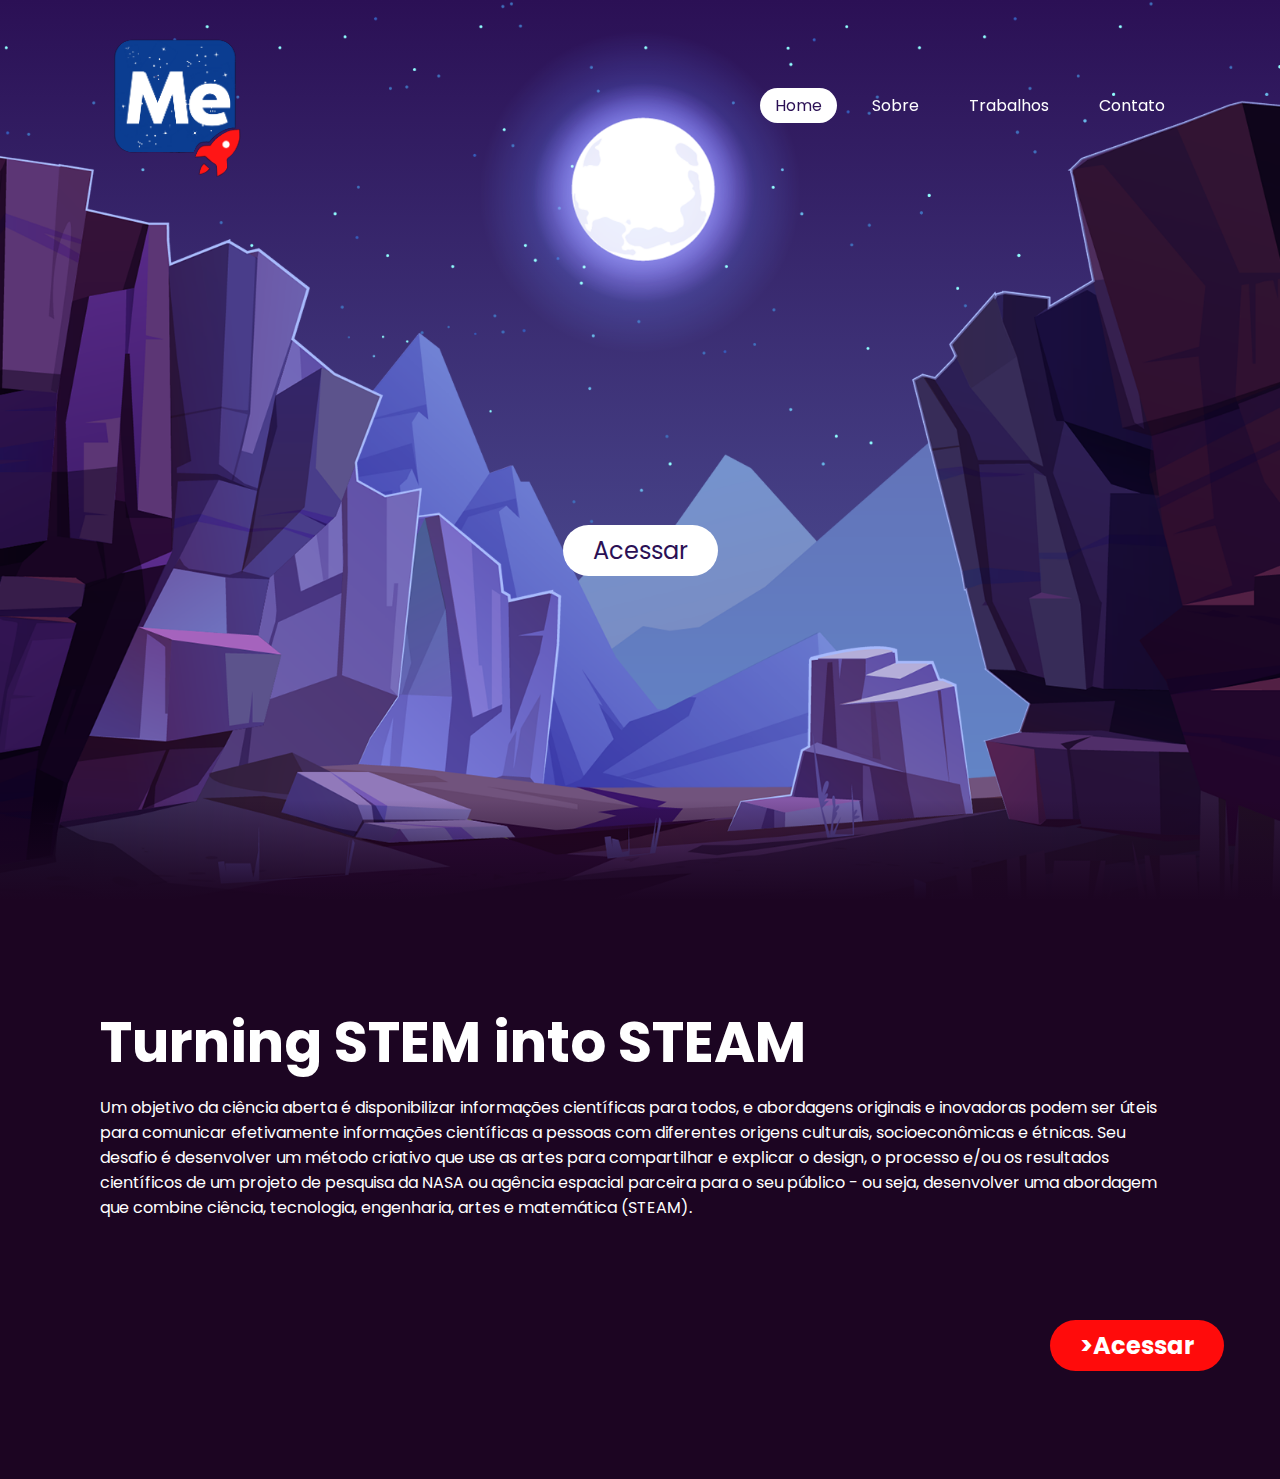
<file: index.html>
<!DOCTYPE html>
<html>

<head>
    <title>
        Stem into Steam
    </title>
    <link rel="stylesheet" type="text/css" href="style.css">
</head>

<body>
    <header>

        <img class="logo" src="images/logo.svg" alt="logo">
        <ul>
            <li><a href="#" class="active">Home</a></li>
            <li><a href="#sec">Sobre</a></li>
            <li><a href="#">Trabalhos</a></li>
            <li><a href="#">Contato</a></li>
        </ul>
    </header>
    <section>
        <img src="./images/stars.png" id="stars">
        <img src="./images/moon.png" id="moon">
        <img src="./images/mountains_behind.png" id="mountains_behind">
        <h2 id="text">Ciência em Arte...</h2>
        <a href="./explorer/index.html" id="btn">Acessar</a>
        <img src="./images/mountains_front.png" id="mountains_front">
    </section>
    <div class="sec" id="sec">
        <h2>Turning STEM into STEAM</h2>
        <p>
            Um objetivo da ciência aberta é disponibilizar informações científicas para todos,
            e abordagens originais e inovadoras podem ser úteis para comunicar efetivamente informações científicas
            a pessoas com diferentes origens culturais, socioeconômicas e étnicas. Seu desafio é desenvolver um método
            criativo que use as artes para compartilhar e explicar o design, o processo e/ou os resultados científicos
            de um projeto de pesquisa da NASA ou agência espacial parceira para o seu público - ou seja, desenvolver
            uma abordagem que combine ciência, tecnologia, engenharia, artes e matemática (STEAM).</p>
        <a href="./explorer/index.html" id="btn"
            style="margin-left: 88%; margin-bottom: 10%; background-color: #ff0b0b; color: white; font-weight: 700;">>Acessar</a>

    </div>

    <script>
        let stars = document.getElementById('stars');
        let moon = document.getElementById('moon');
        let mountains_behind = document.getElementById('mountains_behind');
        let mountains_front = document.getElementById('mountains_front');
        let text = document.getElementById('text');
        let btn = document.getElementById('btn');
        let header = document.querySelector('header')

        window.addEventListener('scroll', function () {
            let value = window.scrollY;
            stars.style.left = value * 0.25 + 'px';
            moon.style.top = value * 1.05 + 'px';
            mountains_behind.style.top = value * 0.5 + 'px';
            mountains_front.style.top = value * 0 + 'px';
            text.style.marginRight = value * 4 + 'px';
            text.style.marginTop = value * 1.5 + 'px';
            btn.style.marginTop = value * 1.5 + 'px';
            header.style.top = value * 1.05 + 'px';
        })
    </script>
</body>

</html>
</file>
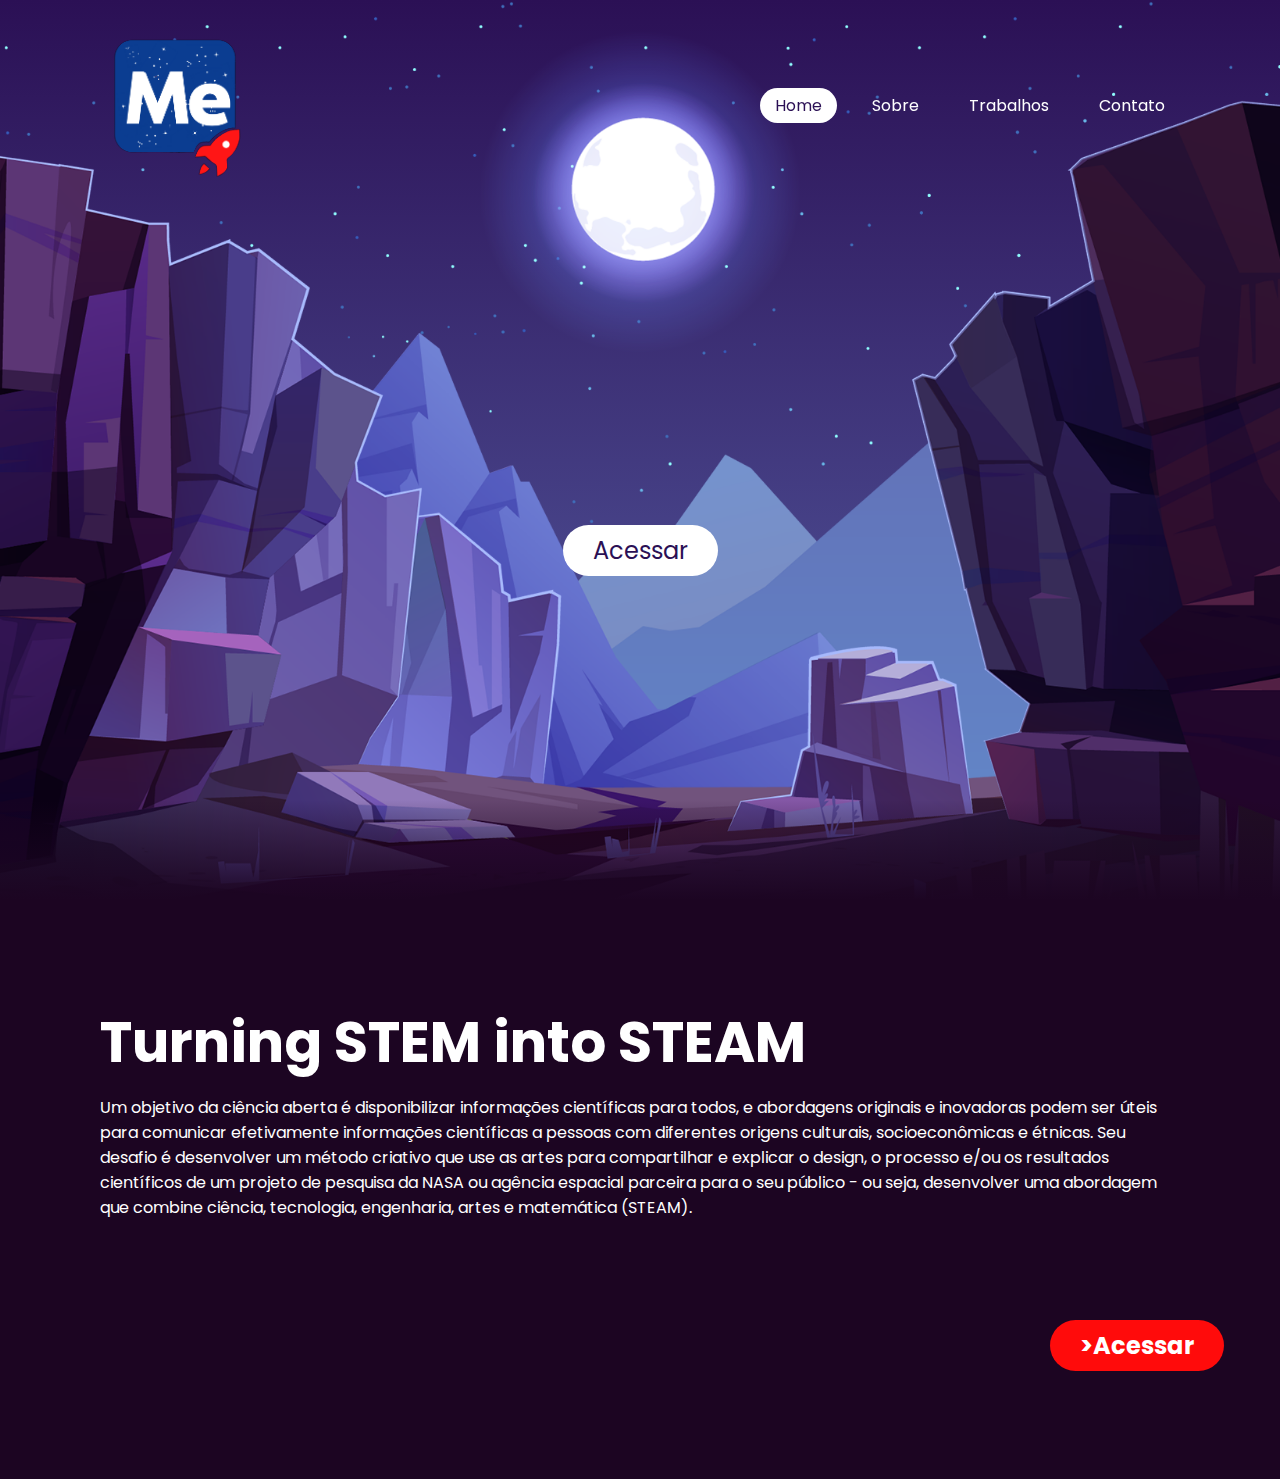
<file: landing.html>
<!DOCTYPE html>
<html>

<head>
    <title>
        Stem into Steam
    </title>
    <link rel="stylesheet" type="text/css" href="style.css">
</head>

<body>
    <header>

        <img class="logo" src="images/logo.svg" alt="logo">
        <ul>
            <li><a href="#" class="active">Home</a></li>
            <li><a href="#sec">Sobre</a></li>
            <li><a href="#">Trabalhos</a></li>
            <li><a href="#">Contato</a></li>
        </ul>
    </header>
    <section>
        <img src="./images/stars.png" id="stars">
        <img src="./images/moon.png" id="moon">
        <img src="./images/mountains_behind.png" id="mountains_behind">
        <h2 id="text">Ciência em Arte...</h2>
        <a href="./explorer/index.html" id="btn">Acessar</a>
        <img src="./images/mountains_front.png" id="mountains_front">
    </section>
    <div class="sec" id="sec">
        <h2>Turning STEM into STEAM</h2>
        <p>
            Um objetivo da ciência aberta é disponibilizar informações científicas para todos,
            e abordagens originais e inovadoras podem ser úteis para comunicar efetivamente informações científicas
            a pessoas com diferentes origens culturais, socioeconômicas e étnicas. Seu desafio é desenvolver um método
            criativo que use as artes para compartilhar e explicar o design, o processo e/ou os resultados científicos
            de um projeto de pesquisa da NASA ou agência espacial parceira para o seu público - ou seja, desenvolver
            uma abordagem que combine ciência, tecnologia, engenharia, artes e matemática (STEAM).</p>
        <a href="./explorer/index.html" id="btn"
            style="margin-left: 88%; margin-bottom: 10%; background-color: #ff0b0b; color: white; font-weight: 700;">>Acessar</a>

    </div>

    <script>
        let stars = document.getElementById('stars');
        let moon = document.getElementById('moon');
        let mountains_behind = document.getElementById('mountains_behind');
        let mountains_front = document.getElementById('mountains_front');
        let text = document.getElementById('text');
        let btn = document.getElementById('btn');
        let header = document.querySelector('header')

        window.addEventListener('scroll', function () {
            let value = window.scrollY;
            stars.style.left = value * 0.25 + 'px';
            moon.style.top = value * 1.05 + 'px';
            mountains_behind.style.top = value * 0.5 + 'px';
            mountains_front.style.top = value * 0 + 'px';
            text.style.marginRight = value * 4 + 'px';
            text.style.marginTop = value * 1.5 + 'px';
            btn.style.marginTop = value * 1.5 + 'px';
            header.style.top = value * 1.05 + 'px';
        })
    </script>
</body>

</html>
</file>
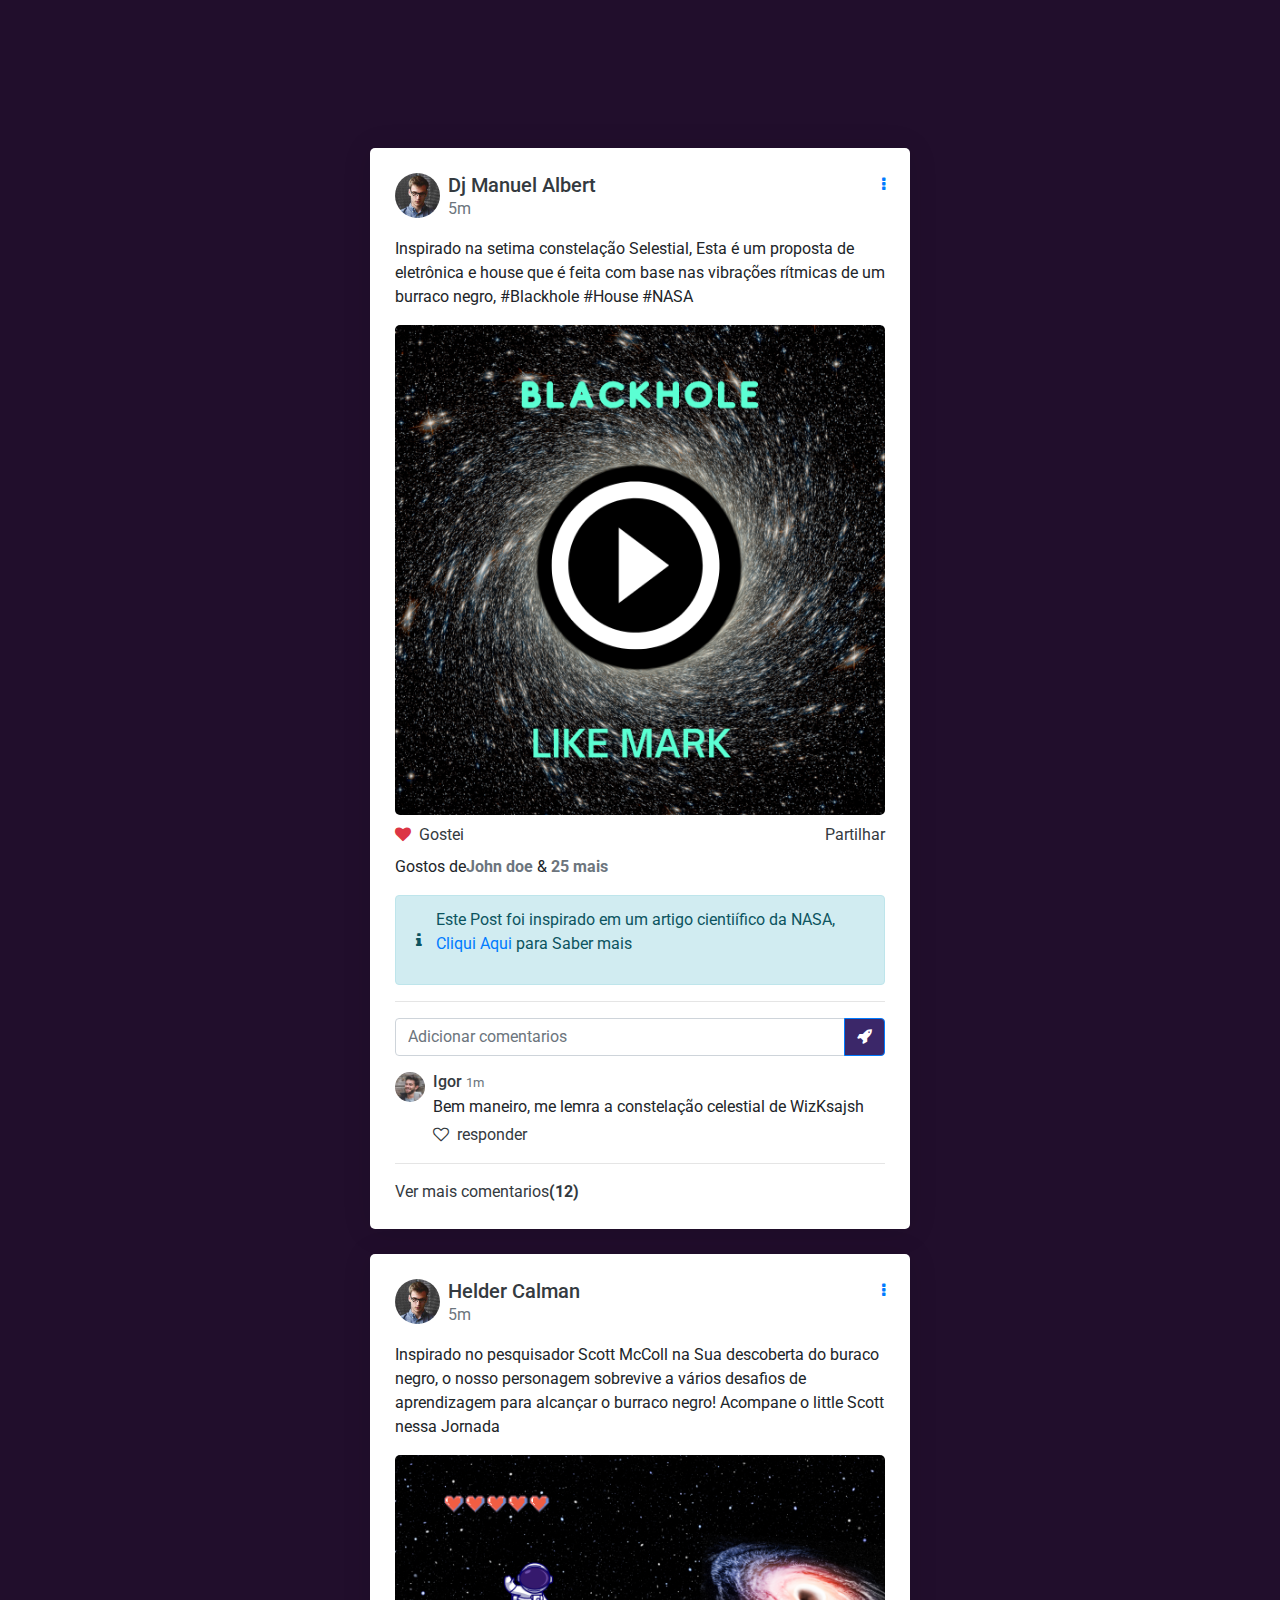
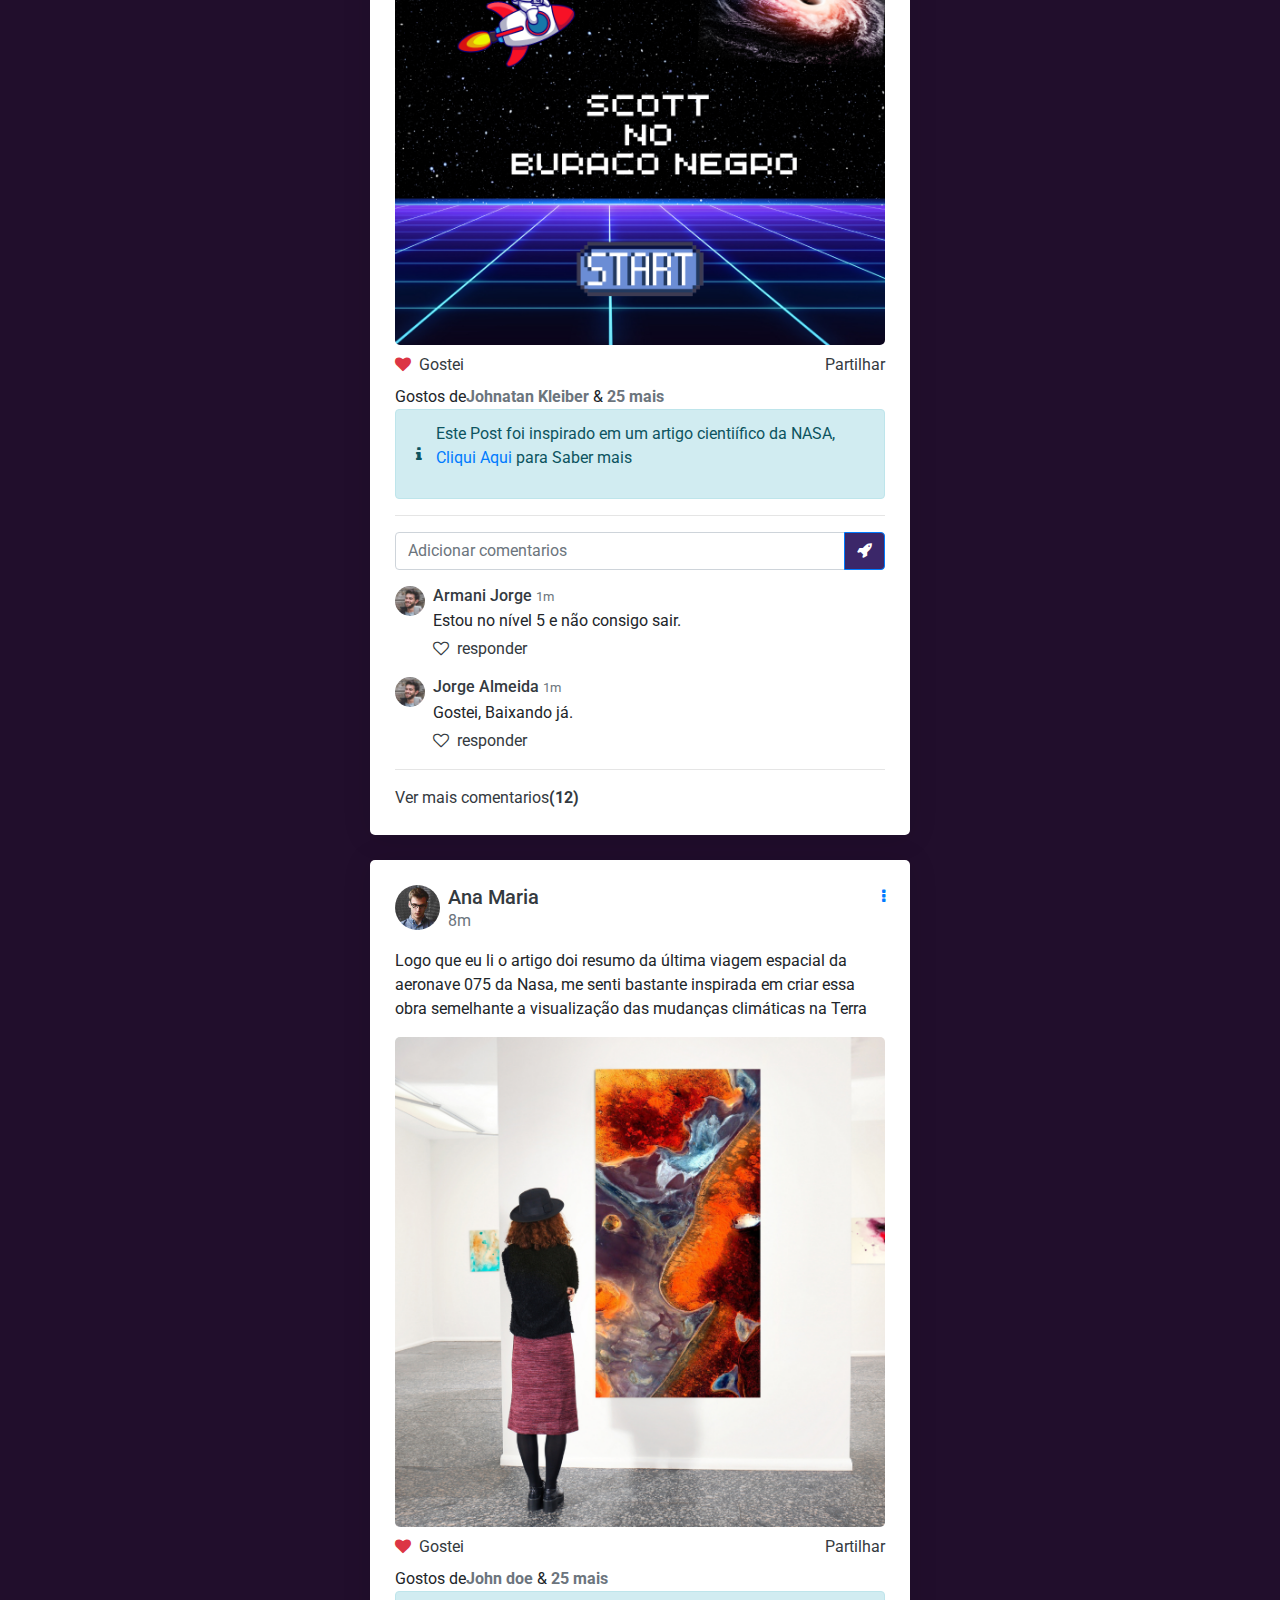
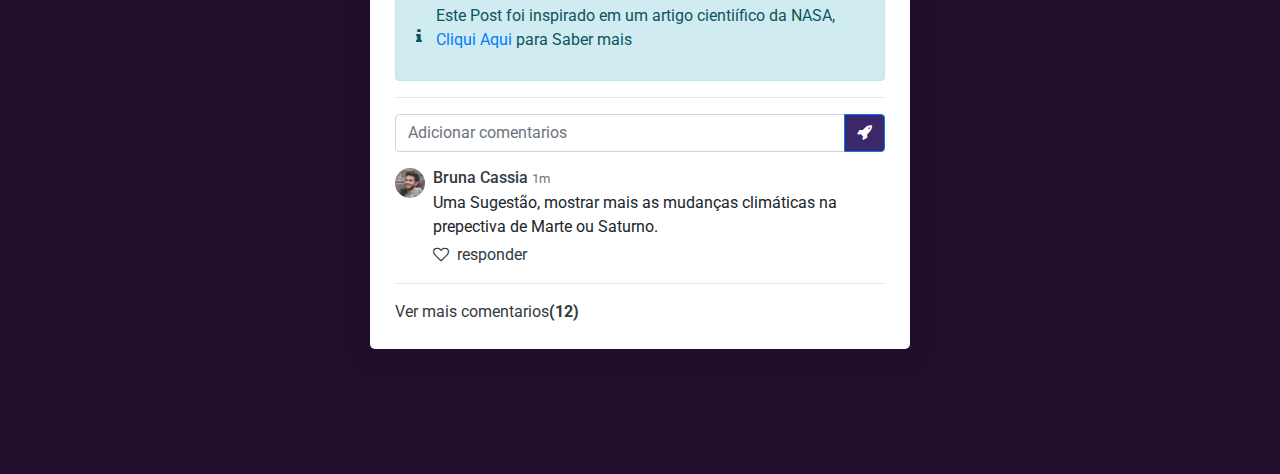
<file: explorer/social-media-post/feed.html>
<!DOCTYPE html>
<html lang="en">

<head>
	<meta charset="UTF-8" />
	<title>Artes</title>
	<meta content="width=device-width, initial-scale=1, maximum-scale=1, user-scalable=no" name="viewport" />
	<link rel="stylesheet" type="text/css"
		href="https://maxcdn.bootstrapcdn.com/bootstrap/4.0.0/css/bootstrap.min.css" />
	<link rel="stylesheet" href="https://stackpath.bootstrapcdn.com/font-awesome/4.7.0/css/font-awesome.min.css" />
	<link rel="stylesheet" type="text/css" href="css/style.css" />
</head>

<body>
	<section class="main-content">
		<div class="container">
			<!-- <h1 class="text-center text-uppercase">Social Media Post</h1> -->
			<br />
			<br />

			<div class="row">
				<div class="col-sm-6 offset-sm-3">
					<div class="post-block">
						<div class="d-flex justify-content-between">
							<div class="d-flex mb-3">
								<div class="mr-2">
									<a href="#!" class="text-dark"><img src="img/user1.jpg" alt="User"
											class="author-img" /></a>
								</div>
								<div>
									<h5 class="mb-0">
										<a href="#!" class="text-dark">Dj Manuel Albert</a>
									</h5>
									<p class="mb-0 text-muted">5m</p>
								</div>
							</div>
							<div class="post-block__user-options">
								<a href="#!" id="triggerId" data-toggle="dropdown" aria-haspopup="true"
									aria-expanded="false">
									<i class="fa fa-ellipsis-v" aria-hidden="true"></i>
								</a>
								<div class="dropdown-menu dropdown-menu-right" aria-labelledby="triggerId">
									<a class="dropdown-item text-dark" href="#!"><i
											class="fa fa-pencil mr-1"></i>Editar</a>
									<a class="dropdown-item text-danger" href="#!"><i
											class="fa fa-trash mr-1"></i>Apagar</a>
								</div>
							</div>
						</div>
						<div class="post-block__content mb-2">
							<p>
								Inspirado na setima constelação Selestial, Esta é um proposta
								de eletrônica e house que é feita com base nas vibrações
								rítmicas de um burraco negro, #Blackhole #House #NASA
							</p>
							<img src="img/4.png" alt="Content img" />
						</div>
						<div class="mb-3">
							<div class="d-flex justify-content-between mb-2">
								<div class="d-flex">
									<a href="#!" class="text-danger mr-2"><span><i class="fa fa-heart"></i></span></a>
									<a href="#!" class="text-dark mr-2"><span>Gostei</span></a>
								</div>
								<a href="#!" class="text-dark"><span>Partilhar</span></a>
							</div>
							<p class="mb-0">
								Gostos de<a href="#!" class="text-muted font-weight-bold">John doe</a>
								& <a href="#!" class="text-muted font-weight-bold">25 mais</a>
							</p>
						</div>
						<div class="alert alert-info d-flex align-items-center" role="info">
							<i class="fa fa-info"></i>
							<svg class="bi flex-shrink-0 me-2" width="20" height="20" role="img" aria-label="Warning:">
								<use xlink:href="#exclamation-triangle-fill" />
							</svg>
							<div>
								<p>
									Este Post foi inspirado em um artigo cientiífico da NASA,
									<a href="https://www.jpl.nasa.gov/news/black-hole-seeds-missing-in-cosmic-garden">Cliqui
										Aqui</a> para Saber mais
								</p>
							</div>
						</div>
						<hr />
						<div class="post-block__comments">
							<!-- Comment Input -->
							<div class="input-group mb-3">
								<input type="text" class="form-control" placeholder="Adicionar comentarios" />
								<div class="input-group-append">
									<button class="btn btn-primary" type="button" id="button-addon2"
										style="background-color: #3b2769">
										<i class="fa fa-rocket"></i>
									</button>
								</div>
							</div>
							<!-- Comment content -->
							<div class="comment-view-box mb-3">
								<div class="d-flex mb-2">
									<img src="img/user2.jpg" alt="User img" class="author-img author-img--small mr-2" />
									<div>
										<h6 class="mb-1">
											<a href="#!" class="text-dark">Igor</a>
											<small class="text-muted">1m</small>
										</h6>
										<p class="mb-1">
											Bem maneiro, me lemra a constelação celestial de
											WizKsajsh
										</p>
										<div class="d-flex">
											<a href="#!" class="text-dark mr-2"><span><i
														class="fa fa-heart-o"></i></span></a>
											<a href="#!" class="text-dark mr-2"><span>responder</span></a>
										</div>
									</div>
								</div>
							</div>
							<!-- More Comments -->
							<hr />
							<a href="#!" class="text-dark">Ver mais comentarios<span
									class="font-weight-bold">(12)</span></a>
						</div>
					</div>
				</div>
				<div class="col-sm-6 offset-sm-3">
					<div class="post-block">
						<div class="d-flex justify-content-between">
							<div class="d-flex mb-3">
								<div class="mr-2">
									<a href="#!" class="text-dark"><img src="img/user1.jpg" alt="User"
											class="author-img" /></a>
								</div>
								<div>
									<h5 class="mb-0">
										<a href="#!" class="text-dark">Helder Calman</a>
									</h5>
									<p class="mb-0 text-muted">5m</p>
								</div>
							</div>
							<div class="post-block__user-options">
								<a href="#!" id="triggerId" data-toggle="dropdown" aria-haspopup="true"
									aria-expanded="false">
									<i class="fa fa-ellipsis-v" aria-hidden="true"></i>
								</a>
								<div class="dropdown-menu dropdown-menu-right" aria-labelledby="triggerId">
									<a class="dropdown-item text-dark" href="#!"><i
											class="fa fa-pencil mr-1"></i>Editar</a>
									<a class="dropdown-item text-danger" href="#!"><i
											class="fa fa-trash mr-1"></i>Apagar</a>
								</div>
							</div>
						</div>
						<div class="post-block__content mb-2">
							<p>
								Inspirado no pesquisador Scott McColl na Sua descoberta do
								buraco negro, o nosso personagem sobrevive a vários desafios
								de aprendizagem para alcançar o burraco negro! Acompane o
								little Scott nessa Jornada
							</p>
							<img src="img/5.png" alt="Content img" />
						</div>
						<div class="mb-3">
							<div class="d-flex justify-content-between mb-2">
								<div class="d-flex">
									<a href="#!" class="text-danger mr-2"><span><i class="fa fa-heart"></i></span></a>
									<a href="#!" class="text-dark mr-2"><span>Gostei</span></a>
								</div>
								<a href="#!" class="text-dark"><span>Partilhar</span></a>
							</div>
							<p class="mb-0">
								Gostos de<a href="#!" class="text-muted font-weight-bold">Johnatan Kleiber</a>
								& <a href="#!" class="text-muted font-weight-bold">25 mais</a>
							</p>
							<div class="alert alert-info d-flex align-items-center" role="info">
								<i class="fa fa-info"></i>
								<svg class="bi flex-shrink-0 me-2" width="20" height="20" role="img"
									aria-label="Warning:">
									<use xlink:href="#exclamation-triangle-fill" />
								</svg>
								<div>
									<p>
										Este Post foi inspirado em um artigo cientiífico da NASA,
										<a
											href="https://www.jpl.nasa.gov/news/black-hole-seeds-missing-in-cosmic-garden">Cliqui
											Aqui</a> para Saber mais
									</p>
								</div>
							</div>
						</div>
						<hr />
						<div class="post-block__comments">
							<!-- Comment Input -->
							<div class="input-group mb-3">
								<input type="text" class="form-control" placeholder="Adicionar comentarios" />
								<div class="input-group-append">
									<button class="btn btn-primary" type="button" id="button-addon2"
										style="background-color: #3b2769">
										<i class="fa fa-rocket"></i>
									</button>
								</div>
							</div>
							<!-- Comment content -->
							<div class="comment-view-box mb-3">
								<div class="d-flex mb-2">
									<img src="img/user2.jpg" alt="User img" class="author-img author-img--small mr-2" />
									<div>
										<h6 class="mb-1">
											<a href="#!" class="text-dark">Armani Jorge</a>
											<small class="text-muted">1m</small>
										</h6>
										<p class="mb-1">Estou no nível 5 e não consigo sair.</p>
										<div class="d-flex">
											<a href="#!" class="text-dark mr-2"><span><i
														class="fa fa-heart-o"></i></span></a>
											<a href="#!" class="text-dark mr-2"><span>responder</span></a>
										</div>
									</div>
								</div>
							</div>
							<div class="comment-view-box mb-3">
								<div class="d-flex mb-2">
									<img src="img/user2.jpg" alt="User img" class="author-img author-img--small mr-2" />
									<div>
										<h6 class="mb-1">
											<a href="#!" class="text-dark">Jorge Almeida</a>
											<small class="text-muted">1m</small>
										</h6>
										<p class="mb-1">Gostei, Baixando já.</p>
										<div class="d-flex">
											<a href="#!" class="text-dark mr-2"><span><i
														class="fa fa-heart-o"></i></span></a>
											<a href="#!" class="text-dark mr-2"><span>responder</span></a>
										</div>
									</div>
								</div>
							</div>
							<!-- More Comments -->
							<hr />
							<a href="#!" class="text-dark">Ver mais comentarios<span
									class="font-weight-bold">(12)</span></a>
						</div>
					</div>
				</div>
				<div class="col-sm-6 offset-sm-3">
					<div class="post-block">
						<div class="d-flex justify-content-between">
							<div class="d-flex mb-3">
								<div class="mr-2">
									<a href="#!" class="text-dark"><img src="img/user1.jpg" alt="User"
											class="author-img" /></a>
								</div>
								<div>
									<h5 class="mb-0">
										<a href="#!" class="text-dark">Ana Maria</a>
									</h5>
									<p class="mb-0 text-muted">8m</p>
								</div>
							</div>
							<div class="post-block__user-options">
								<a href="#!" id="triggerId" data-toggle="dropdown" aria-haspopup="true"
									aria-expanded="false">
									<i class="fa fa-ellipsis-v" aria-hidden="true"></i>
								</a>
								<div class="dropdown-menu dropdown-menu-right" aria-labelledby="triggerId">
									<a class="dropdown-item text-dark" href="#!"><i
											class="fa fa-pencil mr-1"></i>Editar</a>
									<a class="dropdown-item text-danger" href="#!"><i
											class="fa fa-trash mr-1"></i>Apagar</a>
								</div>
							</div>
						</div>
						<div class="post-block__content mb-2">
							<p>
								Logo que eu li o artigo doi resumo da última viagem espacial
								da aeronave 075 da Nasa, me senti bastante inspirada em criar
								essa obra semelhante a visualização das mudanças climáticas na
								Terra
							</p>
							<img src="img/3.png" alt="Content img" />
						</div>
						<div class="mb-3">
							<div class="d-flex justify-content-between mb-2">
								<div class="d-flex">
									<a href="#!" class="text-danger mr-2"><span><i class="fa fa-heart"></i></span></a>
									<a href="#!" class="text-dark mr-2"><span>Gostei</span></a>
								</div>
								<a href="#!" class="text-dark"><span>Partilhar</span></a>
							</div>
							<p class="mb-0">
								Gostos de<a href="#!" class="text-muted font-weight-bold">John doe</a>
								& <a href="#!" class="text-muted font-weight-bold">25 mais</a>
							</p>
							<div class="alert alert-info d-flex align-items-center" role="info">
								<i class="fa fa-info"></i>
								<svg class="bi flex-shrink-0 me-2" width="20" height="20" role="img"
									aria-label="Warning:">
									<use xlink:href="#exclamation-triangle-fill" />
								</svg>
								<div>
									<p>
										Este Post foi inspirado em um artigo cientiífico da NASA,
										<a
											href="https://www.jpl.nasa.gov/news/black-hole-seeds-missing-in-cosmic-garden">Cliqui
											Aqui</a> para Saber mais
									</p>
								</div>
							</div>
						</div>
						<hr />
						<div class="post-block__comments">
							<!-- Comment Input -->
							<div class="input-group mb-3">
								<input type="text" class="form-control" placeholder="Adicionar comentarios" />
								<div class="input-group-append">
									<button class="btn btn-primary" type="button" id="button-addon2"
										style="background-color: #3b2769">
										<i class="fa fa-rocket"></i>
									</button>
								</div>
							</div>
							<!-- Comment content -->
							<div class="comment-view-box mb-3">
								<div class="d-flex mb-2">
									<img src="img/user2.jpg" alt="User img" class="author-img author-img--small mr-2" />
									<div>
										<h6 class="mb-1">
											<a href="#!" class="text-dark">Bruna Cassia</a>
											<small class="text-muted">1m</small>
										</h6>
										<p class="mb-1">
											Uma Sugestão, mostrar mais as mudanças climáticas na
											prepectiva de Marte ou Saturno.
										</p>
										<div class="d-flex">
											<a href="#!" class="text-dark mr-2"><span><i
														class="fa fa-heart-o"></i></span></a>
											<a href="#!" class="text-dark mr-2"><span>responder</span></a>
										</div>
									</div>
								</div>
							</div>
							<!-- More Comments -->
							<hr />
							<a href="#!" class="text-dark">Ver mais comentarios<span
									class="font-weight-bold">(12)</span></a>
						</div>
					</div>
				</div>
			</div>
		</div>
	</section>

	<script src="https://code.jquery.com/jquery-3.2.1.slim.min.js"></script>
	<script src="https://cdnjs.cloudflare.com/ajax/libs/popper.js/1.12.9/umd/popper.min.js"></script>
	<script src="https://maxcdn.bootstrapcdn.com/bootstrap/4.0.0/js/bootstrap.min.js"></script>
</body>

</html>
</file>
<file: style.css>
@import url('https://fonts.googleapis.com/css?family=Poppins:300,400,500,600,700,800,900&display=swap');
*
{
    margin: 0;
    padding: 0;
    box-sizing: border-box;
    font-family: 'Poppins',sans-serif;
    scroll-behavior: smooth;
}
body
{
    min-height: 100vh;
    overflow-x: hidden;
    background: linear-gradient(#2b1055, #7597de);
    width: auto;
}
header
{
    position: absolute;
    top:0;
    left:0;
    width: 100%;
    padding: 30px 100px;
    display: flex;
    justify-content: space-between;
    align-items: center;
    z-index: 10000;
}
header .logo
{
    color: #fff;
    font-weight: 700;
    text-decoration: none;
    font-size: 2em;
    text-transform: uppercase;
    letter-spacing: 2px;
    height: 150px;
    
}
header ul
{
    display: flex;
    justify-content: center;
    align-items: center;   
}
header ul li
{
    list-style: none;
    margin-left: 20px;
}
header ul li a
{
    text-decoration: none;
    padding: 6px 15px;
    color: #fff;
    border-radius: 20px;
}
header ul li a:hover , 
header ul li a.active
{
   background: #fff;
   color: #2b1055;
}
section
{
    position: relative;
    width: 100%;
    height: 100vh;
    padding: 100px;
    display: flex;
    justify-content: center;
    overflow: hidden;
    align-items: center;
}
section::before
{
    content: '';
    position: absolute;
    bottom: 0;
    width: 100%;
    height: 100px;
    background: linear-gradient(to top,#1c0522, transparent);
    z-index: 1000;
}
section img
{
    position: absolute;
    top:0;
    left: 0;
    width: 100%;
    height: 100%;
    object-fit: cover;
    pointer-events: none;
}
section img#moon
{
   mix-blend-mode: screen;
}
section img#mountains_front
{
    z-index: 10;
}
#text
{
    position: absolute;
    right: -495px;
    color: #fff;
    white-space: nowrap;
    font-size: 7.5vw;
    z-index: 9;
    transform: translate(100px);
}
#btn
{
    text-decoration: none;
    display: inline-block;
    padding: 8px 30px;
    border-radius: 40px;
    background: #fff;
    color: #2b1055;
    font-size: 1.5em;
    z-index: 9;
    transform: translateY(100px);
}
.sec
{
    position: relative;
    padding: 100px;
    background: #1c0522;
}
.sec h2
{
    font-size: 3.5em;
    margin-bottom: 10px;
    color: #fff;
}
.sec p
{
    font-size: 1em;
    color: #fff;
}
</file>
<file: explorer/social-media-post/css/style.css>
@import url("https://fonts.googleapis.com/css?family=Roboto:300,400,500,700&display=swap");
body {
	background: #210e2c;
	font-family: "Roboto", sans-serif;
}

.main-content {
	padding-top: 100px;
	padding-bottom: 100px;
}

.post-block {
	background: #fff;
	padding: 25px;
	margin-bottom: 25px;
	border-radius: 5px;
	overflow: hidden;
	box-shadow: 0 2px 30px rgba(0, 0, 0, 0.1);
	transition: all 0.2s;
}
.post-block img.author-img {
	height: 45px;
	width: 45px;
	border-radius: 45px;
}
.post-block img.author-img.author-img--small {
	height: 30px;
	width: 30px;
}
.post-block__content img,
.post-block__content video,
.post-block__content audio {
	max-width: 100%;
	border-radius: 5px;
}
.post-block .comment-view-box__comment {
	border-radius: 5px;
	background: #f5f5f5;
	padding: 15px;
}
</file>
